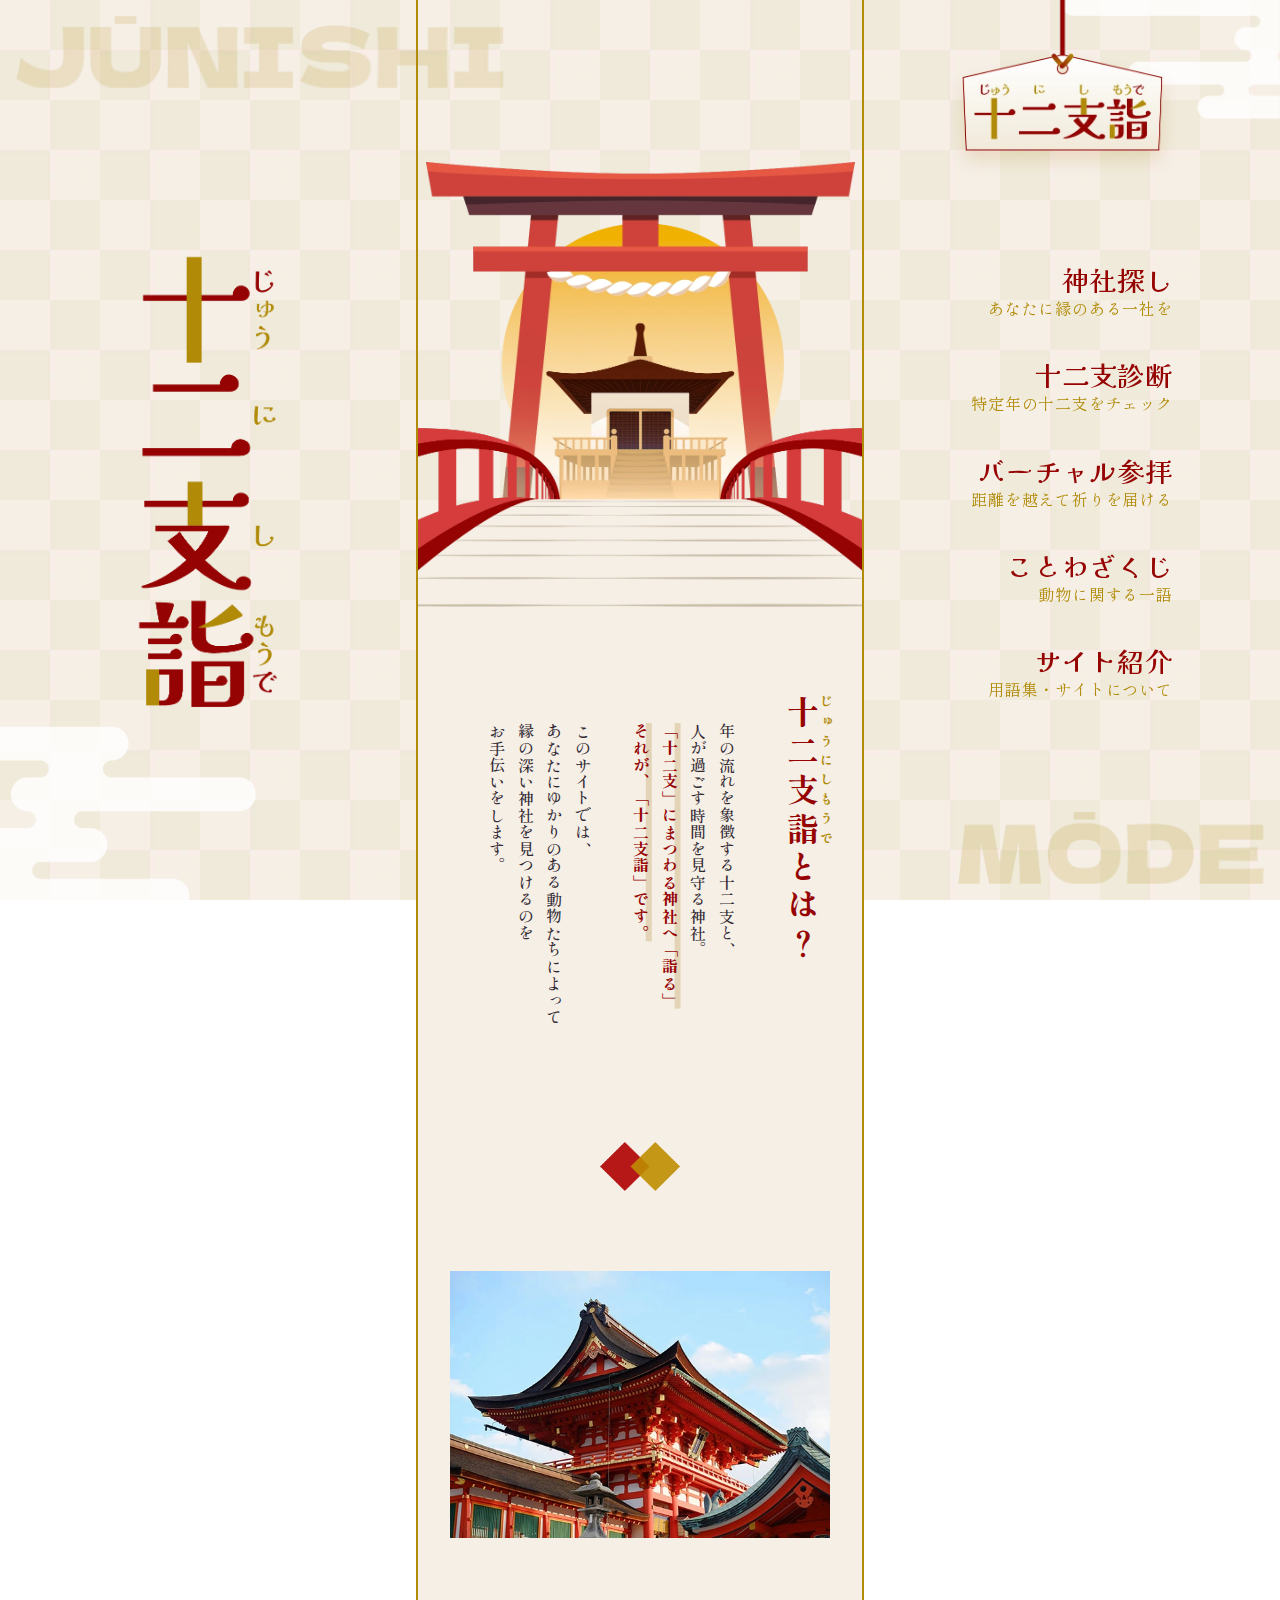
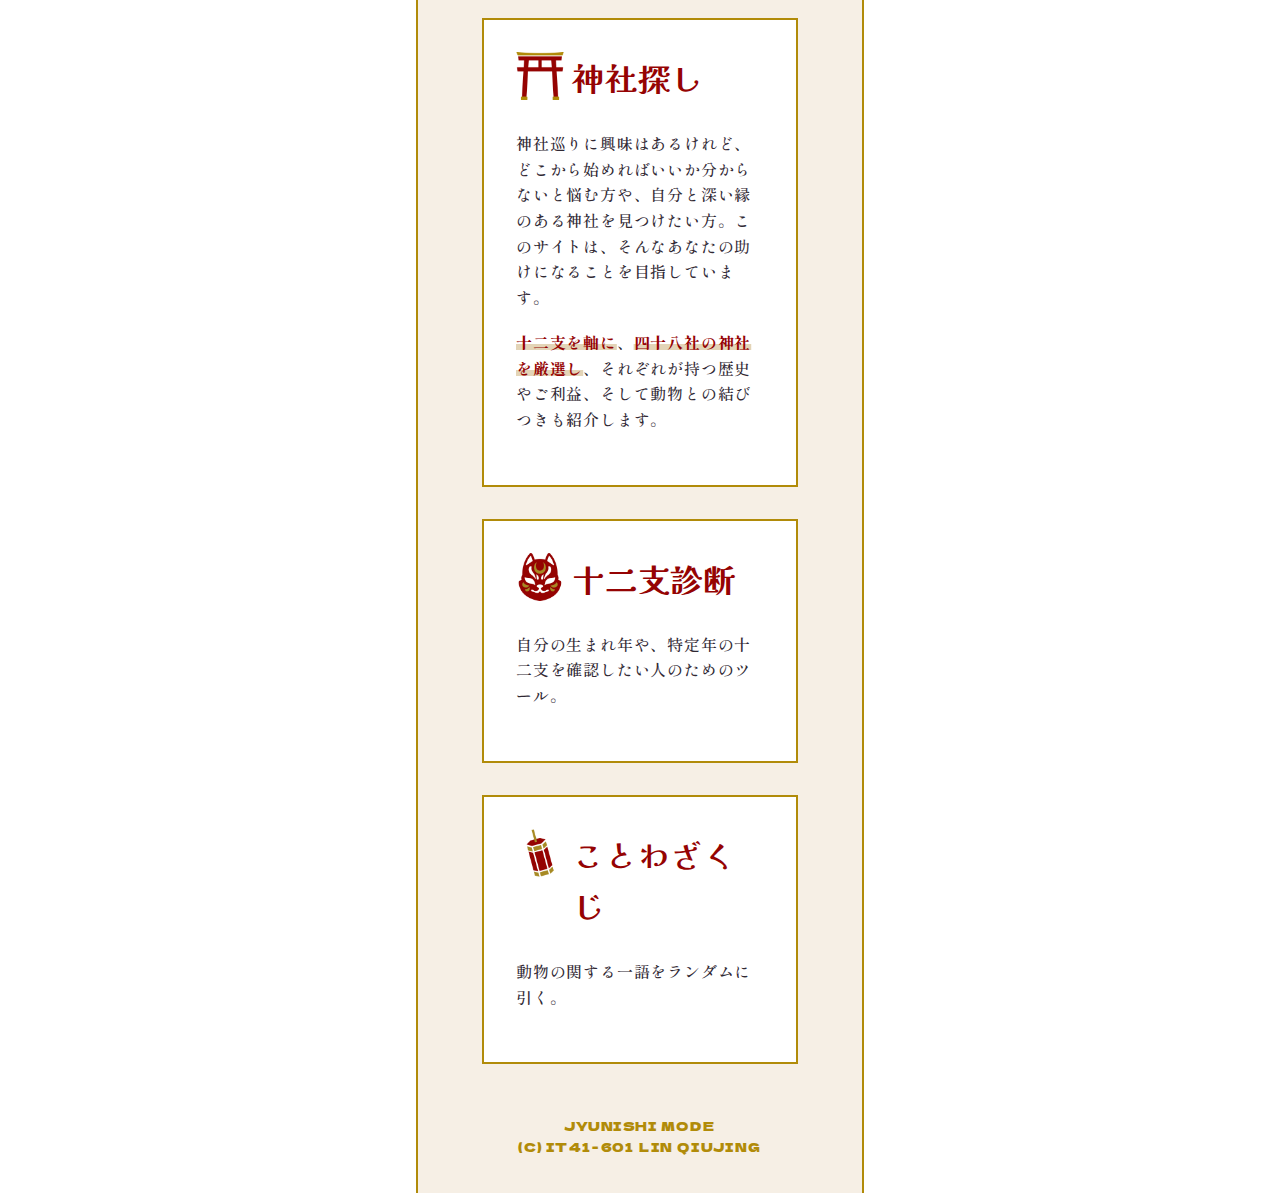
<file: index.html>
<!DOCTYPE html>
<html lang="ja">

<head>
    <meta charset="UTF-8">
    <meta name="keywords" content="十二支詣, 十二支にまつわる神社探し, 十二支, 神社, 動物">
    <meta name="description" content="「十二支詣」──十二支にまつわる神社探し">
    <title>十二支詣</title>
    <style>
        @import url('https://fonts.googleapis.com/css2?family=Dela+Gothic+One&family=Kosugi+Maru&family=Noto+Sans+JP:wght@100..900&family=Shippori+Mincho:wght@400;500;600;700;800&display=swap&family=Kaisei+Decol:wght@400;500;700');
    </style>
    <link rel="stylesheet" href="css/style.css">
    <link rel="icon" href="images/favicon.webp">
</head>

<body class="page-index">
    <div class="en1">
        <img src="images/en1.webp">
    </div>
    <div class="en2">
        <img src="images/en2.webp">
    </div>
    <div class="cloud1">
        <img src="images/cloud1.webp">
    </div>
    <div class="cloud2">
        <img src="images/cloud2.webp">
    </div>

    <div class="logo">
        <a href="index.html">
            <img src="images/nav-top.webp" alt="トップ">
        </a>
    </div>

    <div class="body-wrapper">
        <div class="left-column">
            <div class="page-title">
                <img src="images/logo-v.webp" alt="十二支詣">
            </div>
        </div><!--/.left-column-->

        <div class="center-column">
            <div class="main-area">
                <div class="top-visual">
                    <img src="images/top-visual.webp">
                </div>
                <main class="index">
                    <div class="index-p1 vertical">
                        <h1><ruby>十二支詣<rt>じゅうにしもうで</rt></ruby>とは？</h1>
                        <p>年の流れを象徴する十二支と、
                            <br />人が過ごす時間を見守る神社。
                            <br /><em>「十二支」にまつわる神社へ「詣る」</em>
                            <br /><em>それが、「十二支詣」です。</em>
                        </p>
                        <br />
                        <p>このサイトでは、
                            <br />あなたにゆかりのある動物たちによって
                            <br />縁の深い神社を見つけるのを
                            <br />お手伝いをします。
                        </p>
                    </div>

                    <div class="ruby-gold">
                        <img src="images/ruby-gold1.webp">
                    </div>

                    <div class="carousel">
                        <div class="carousel-track">
                            <img src="images/carousel/c1.webp">
                            <img src="images/carousel/c2.webp">
                            <img src="images/carousel/c3.webp">
                            <img src="images/carousel/c4.webp">
                            <img src="images/carousel/c5.webp">
                            
                            <img src="images/carousel/c1.webp">
                            <img src="images/carousel/c2.webp">
                            <img src="images/carousel/c3.webp">
                            <img src="images/carousel/c4.webp">
                            <img src="images/carousel/c5.webp">
                        </div>
                    </div>

                    <div class="index-func">
                        <div class="inline-wrapper">
                            <div class="h2-icon">
                                <img src="images/icon-torii.webp">
                            </div>
                            <h2><a href="jinjasagashi.html">神社探し</a></h2>
                        </div>
                        <p>神社巡りに興味はあるけれど、どこから始めればいいか分からないと悩む方や、自分と深い縁のある神社を見つけたい方。このサイトは、そんなあなたの助けになることを目指しています。</p>
                        <p><em>十二支を軸に</em>、<em>四十八社の神社を厳選し</em>、それぞれが持つ歴史やご利益、そして動物との結びつきも紹介します。</p>
                    </div>

                    <div class="index-func">
                        <div class="inline-wrapper">
                            <div class="h2-icon">
                                <img src="images/icon-jyunishi.webp">
                            </div>
                            <h2><a href="jyunishi.html">十二支診断</a></h2>
                        </div>
                        <p>自分の生まれ年や、特定年の十二支を確認したい人のためのツール。</p>
                    </div>

                    <div class="index-func">
                        <div class="inline-wrapper">
                            <div class="h2-icon">
                                <img src="images/icon-kuji.webp">
                            </div>
                            <h2><a href="kotowaza.html">ことわざくじ</a></h2>
                        </div>
                        <p>動物の関する一語をランダムに引く。</p>
                    </div>
                </main>
                <footer>
                    <p class="footer">JYUNISHI MODE<br />(C) IT41-601 LIN QIUJING</p>
                </footer>
            </div><!--/.main-area-->
        </div><!--/.center-column-->

        <div class="right-column">
            <div class="nav-area">
                <nav class="nav-area-items">
                    <ul>
                        <li><a href="jinjasagashi.html">神社探し</a>
                            <br /><span class="nav-small">あなたに縁のある一社を</span>
                        </li>
                        <li><a href="jyunishi.html">十二支診断</a>
                            <br /><span class="nav-small">特定年の十二支をチェック</span>
                        </li>
                        <li><a href="#">バーチャル参拝</a>
                            <br /><span class="nav-small">距離を越えて祈りを届ける</span>
                        </li>
                        <li><a href="kotowaza.html">ことわざくじ</a>
                            <br /><span class="nav-small">動物に関する一語</span>
                        </li>
                        <li><a href="about.html">サイト紹介</a>
                            <br /><span class="nav-small">用語集・サイトについて</span>
                        </li>
                    </ul>
                </nav>
            </div>
        </div><!--/.right-column-->
    </div><!--/.body-wrapper-->

</body>

</html>
</file>
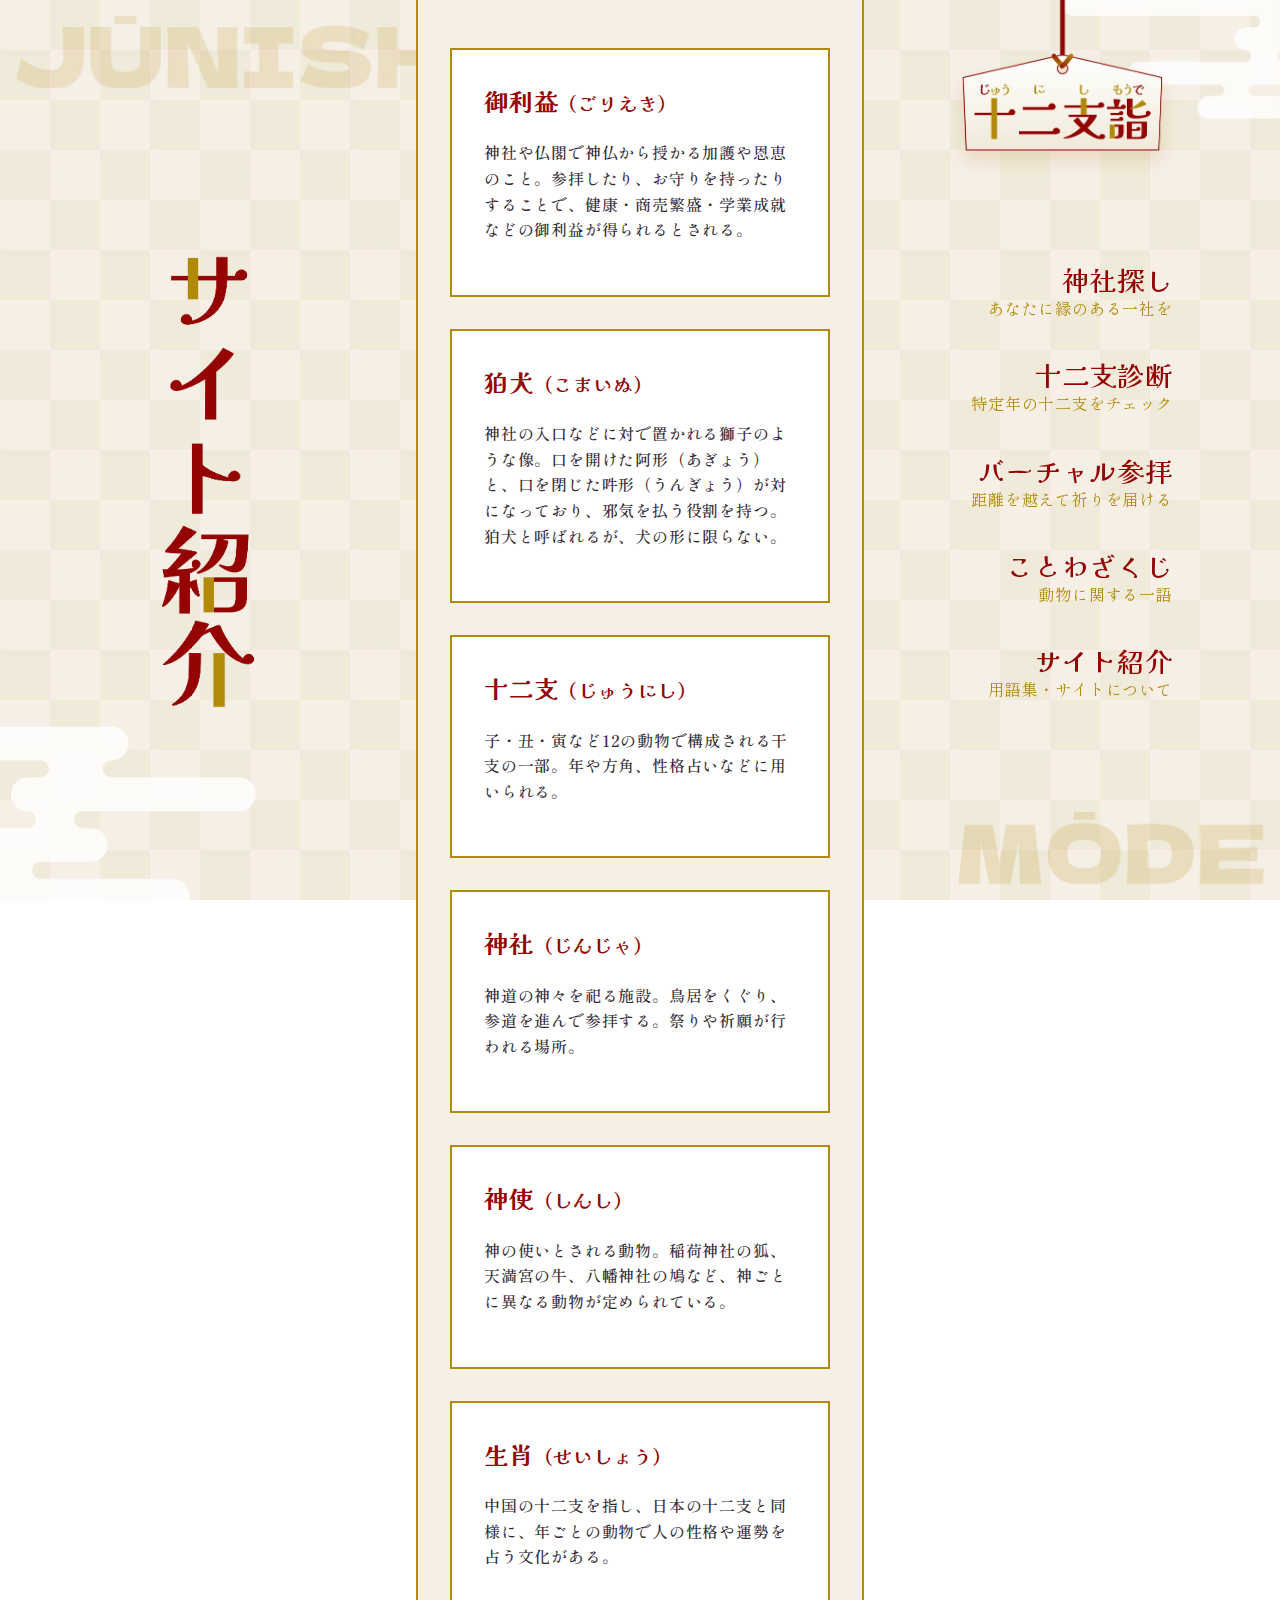
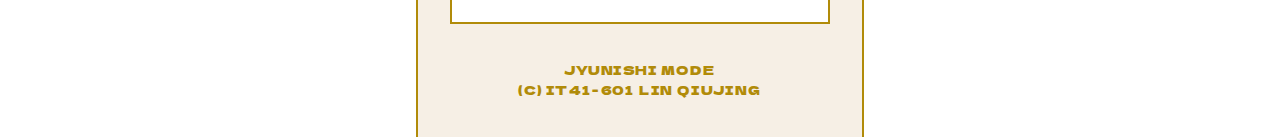
<file: about.html>
<!DOCTYPE html>
<html lang="ja">

<head>
    <meta charset="UTF-8">
    <meta name="keywords" content="十二支詣, 十二支にまつわる神社探し, 十二支, 神社, 動物">
    <meta name="description" content="「十二支詣」──十二支にまつわる神社探し">
    <title>サイト紹介 | 十二支詣</title>
    <style>
        @import url('https://fonts.googleapis.com/css2?family=Dela+Gothic+One&family=Kosugi+Maru&family=Noto+Sans+JP:wght@100..900&family=Shippori+Mincho:wght@400;500;600;700;800&display=swap&family=Kaisei+Decol:wght@400;500;700');
    </style>
    <link rel="stylesheet" href="css/style.css">
    <link rel="icon" href="images/favicon.webp">
</head>

<body>
    <div class="en1">
        <img src="images/en1.webp">
    </div>
    <div class="en2">
        <img src="images/en2.webp">
    </div>
    <div class="cloud1">
        <img src="images/cloud1.webp">
    </div>
    <div class="cloud2">
        <img src="images/cloud2.webp">
    </div>

    <div class="logo">
        <a href="index.html">
            <img src="images/nav-top.webp" alt="トップ">
        </a>
    </div>

    <div class="body-wrapper">
        <div class="left-column">
            <div class="page-title">
                <img src="images/title-about.webp" alt="十二支詣">
            </div>
        </div><!--/.left-column-->

        <div class="center-column">
            <div class="main-area">
                <main class="about">
                    <div class="index-func">
                        <h3>御利益<small>（ごりえき）</small></h2>
                            <p>神社や仏閣で神仏から授かる加護や恩恵のこと。参拝したり、お守りを持ったりすることで、健康・商売繁盛・学業成就などの御利益が得られるとされる。</p>
                    </div>
                    <div class="index-func">
                        <h3>狛犬<small>（こまいぬ）</small></h2>
                            <p>神社の入口などに対で置かれる獅子のような像。口を開けた阿形（あぎょう）と、口を閉じた吽形（うんぎょう）が対になっており、邪気を払う役割を持つ。
                                <br/>狛犬と呼ばれるが、犬の形に限らない。
                            </p>
                    </div>

                    <div class="index-func">
                        <h3>十二支<small>（じゅうにし）</small></h2>
                            <p>子・丑・寅など12の動物で構成される干支の一部。年や方角、性格占いなどに用いられる。</p>
                    </div>

                    <div class="index-func">
                        <h3>神社<small>（じんじゃ）</small></h2>
                            <p>神道の神々を祀る施設。鳥居をくぐり、参道を進んで参拝する。祭りや祈願が行われる場所。</p>
                    </div>

                    <div class="index-func">
                        <h3>神使<small>（しんし）</small></h2>
                            <p>神の使いとされる動物。稲荷神社の狐、天満宮の牛、八幡神社の鳩など、神ごとに異なる動物が定められている。</p>
                    </div>

                    <div class="index-func">
                        <h3>生肖<small>（せいしょう）</small></h2>
                            <p>中国の十二支を指し、日本の十二支と同様に、年ごとの動物で人の性格や運勢を占う文化がある。</p>
                    </div>
                </main>
                <footer>
                    <p class="footer">JYUNISHI MODE<br />(C) IT41-601 LIN QIUJING</p>
                </footer>
            </div><!--/.main-area-->
        </div><!--/.center-column-->

        <div class="right-column">
            <div class="nav-area">
                <nav class="nav-area-items">
                    <ul>
                        <li><a href="jinjasagashi.html">神社探し</a>
                            <br /><span class="nav-small">あなたに縁のある一社を</span>
                        </li>
                        <li><a href="jyunishi.html">十二支診断</a>
                            <br /><span class="nav-small">特定年の十二支をチェック</span>
                        </li>
                        <li><a href="#">バーチャル参拝</a>
                            <br /><span class="nav-small">距離を越えて祈りを届ける</span>
                        </li>
                        <li><a href="kotowaza.html">ことわざくじ</a>
                            <br /><span class="nav-small">動物に関する一語</span>
                        </li>
                        <li><a href="about.html">サイト紹介</a>
                            <br /><span class="nav-small">用語集・サイトについて</span>
                        </li>
                    </ul>
                </nav>
            </div>
        </div><!--/.right-column-->
    </div><!--/.body-wrapper-->

</body>

</html>
</file>
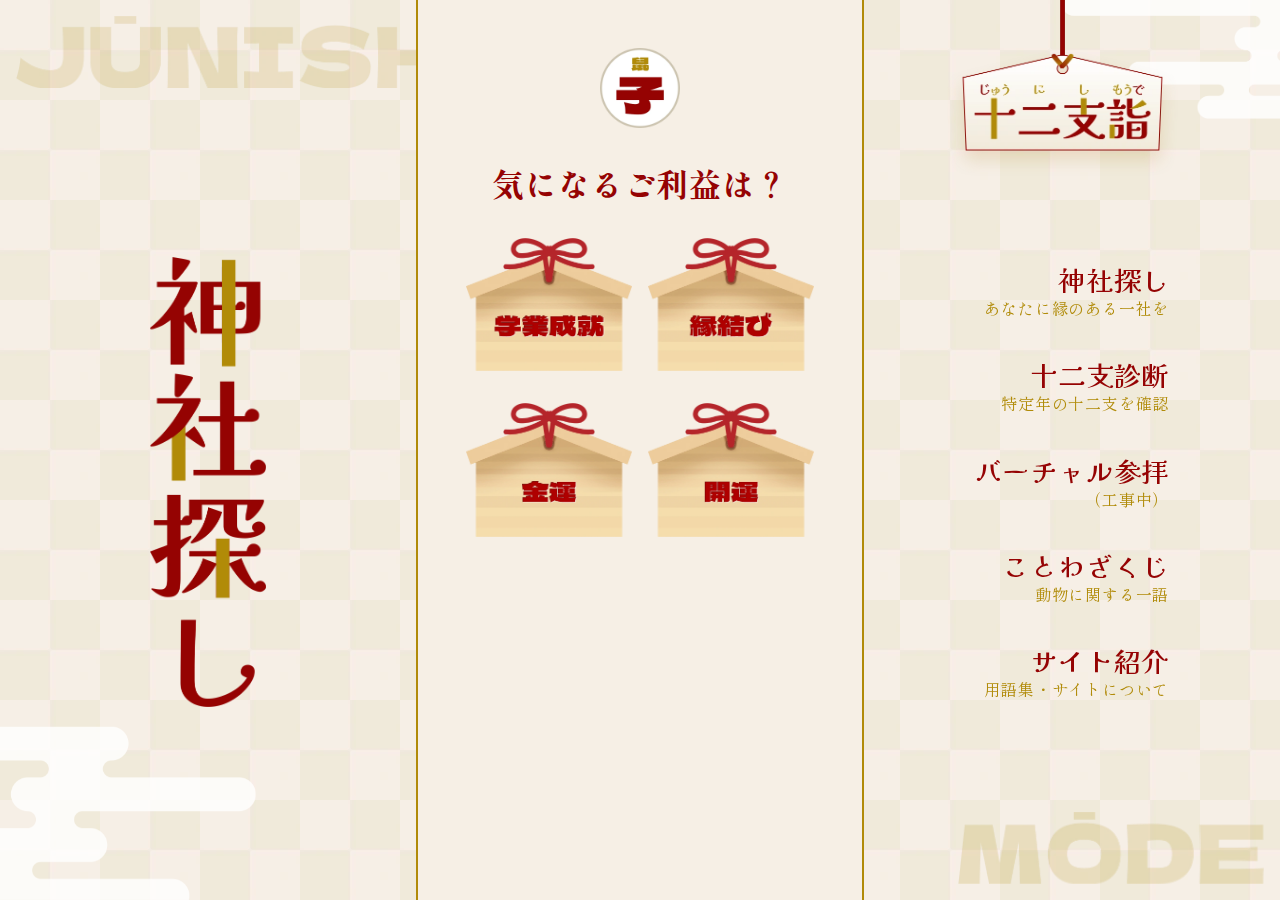
<file: blessings.html>
<!DOCTYPE html>
<html lang="ja">

<head>
    <meta charset="UTF-8">
    <meta name="keywords" content="十二支詣, 十二支にまつわる神社探し, 十二支, 神社, 動物">
    <meta name="description" content="「十二支詣」──十二支にまつわる神社探し">
    <title>神社探し | 十二支詣</title>
    <style>
        @import url('https://fonts.googleapis.com/css2?family=Dela+Gothic+One&family=Kosugi+Maru&family=Noto+Sans+JP:wght@100..900&family=Shippori+Mincho:wght@400;500;600;700;800&display=swap&family=Kaisei+Decol:wght@400;500;700');
    </style>
    <link rel="stylesheet" href="css/style.css">
    <link rel="icon" href="images/favicon.webp">
</head>

<body class="page-blessings">
    <!-- Existing decorative elements -->
    <div class="en1">
        <img src="images/en1.webp">
    </div>
    <div class="en2">
        <img src="images/en2.webp">
    </div>
    <div class="cloud1">
        <img src="images/cloud1.webp">
    </div>
    <div class="cloud2">
        <img src="images/cloud2.webp">
    </div>

    <div class="logo">
        <a href="index.html">
            <img src="images/nav-top.webp" alt="トップ">
        </a>
    </div>

    <div class="body-wrapper">
        <div class="left-column">
            <div class="page-title">
                <img src="images/title-jinjasagashi.webp">
            </div>
        </div><!--/.left-column-->

        <div class="center-column">
            <main class="whole">
                <div class="page-icon">
                    <img src="images/zodiacA1.webp">
                </div>
                <h1 class="jinjasagashi">気になるご利益は？</h1>
                <div class=" select-step2 justify-wrapper">
                    <div class="select-step2-item">
                        <a href="jinja1.html">
                            <img src="images/blessing7.webp" alt="学業成就">
                        </a>
                    </div>
                    <div class="select-step2-item">
                        <a href="jinja2.html">
                            <img src="images/blessing4.webp" alt="縁結び">
                        </a>
                    </div>
                    <div class="select-step2-item">
                        <a href="jinja3.html">
                            <img src="images/blessing1.webp" alt="金運">
                        </a>
                    </div>
                    <div class="select-step2-item">
                        <a href="jinja4.html">
                            <img src="images/blessing12.webp" alt="開運">
                        </a>
                    </div>
                </div><!--/.step2-->
            </main>
        </div><!--/.center-column-->

        <div class="right-column">
            <div class="nav-area">
                <nav class="nav-area-items">
                    <ul>
                        <li><a href="jinjasagashi.html">神社探し</a>
                            <br /><span class="nav-small">あなたに縁のある一社を</span>
                        </li>
                        <li><a href="jyunishi.html">十二支診断</a>
                            <br /><span class="nav-small">特定年の十二支を確認</span>
                        </li>
                        <li><a href="#">バーチャル参拝</a>
                            <br /><span class="nav-small">（工事中）</span>
                        </li>
                        <li><a href="kotowaza.html">ことわざくじ</a>
                            <br /><span class="nav-small">動物に関する一語</span>
                        </li>
                        <li><a href="about.html">サイト紹介</a>
                            <br /><span class="nav-small">用語集・サイトについて</span>
                        </li>
                    </ul>
                </nav>
            </div><!--/.nav-area-->
        </div><!--/.right-column-->
    </div><!--/.body-wrapper-->

</body>

</html>
</file>
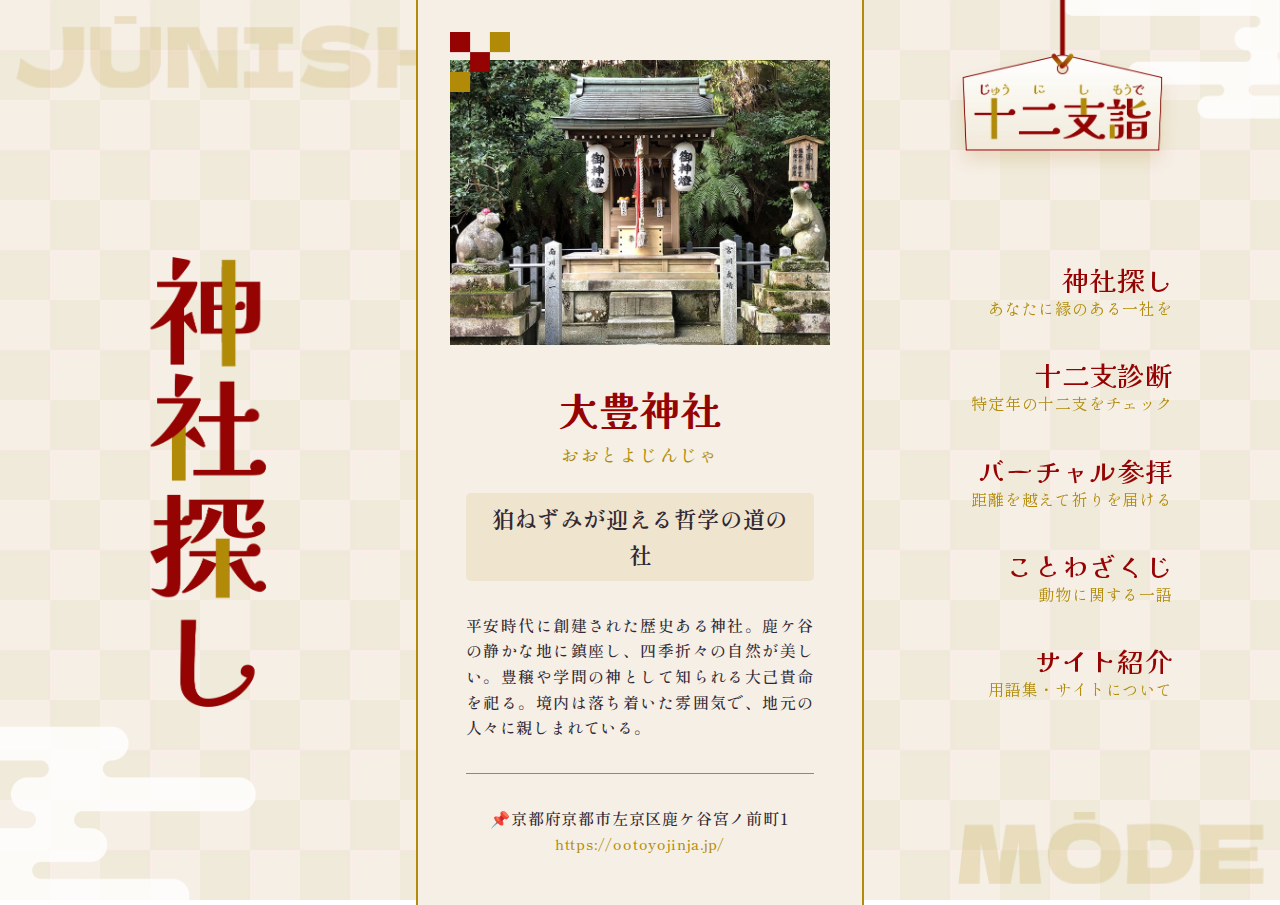
<file: jinja1.html>
<!DOCTYPE html>
<html lang="ja">

<head>
    <meta charset="UTF-8">
    <meta name="keywords" content="十二支詣, 十二支にまつわる神社探し, 十二支, 神社, 動物">
    <meta name="description" content="「十二支詣」──十二支にまつわる神社探し">
    <title id="pageTitle"> | 十二支詣</title>
    <style>
        @import url('https://fonts.googleapis.com/css2?family=Dela+Gothic+One&family=Kosugi+Maru&family=Noto+Sans+JP:wght@100..900&family=Shippori+Mincho:wght@400;500;600;700;800&display=swap&family=Kaisei+Decol:wght@400;500;700');
    </style>
    <link rel="stylesheet" href="css/style.css">
    <link rel="icon" href="images/favicon.webp">
</head>

<body class="page-jinja">
    <!-- Existing decorative elements -->
    <div class="en1"><img src="images/en1.webp"></div>
    <div class="en2"><img src="images/en2.webp"></div>
    <div class="cloud1"><img src="images/cloud1.webp"></div>
    <div class="cloud2"><img src="images/cloud2.webp"></div>
    <div class="logo"><a href="index.html"><img src="images/nav-top.webp" alt="トップ"></a></div>

    <div class="body-wrapper">
        <div class="left-column">
            <div class="page-title">
                <img src="images/title-jinjasagashi.webp">
            </div>
        </div>

        <div class="center-column">
            <div class="main-area">
                <main class="index">
                    <div class="deco"><img src="images/deco.webp"></div>
                    <div class="spot-image">
                        <img id="spotImage" src="" alt="">
                    </div>
                    <div class="spot-info">
                        <div class="spot-name-items">
                            <h1 id="spotId" class="spot-id"></h1>
                            <p id="spotHiragana" class="spot-hiragana"></p>
                        </div>
                        <div id="spotCatch" class="spot-catch"></div>
                        <div id="spotDesc" class="spot-desc"></div>
                        <hr />
                        <div id="addr" class="addr"></div>
                        <div class="spot-site">
                            <a id="spotSiteLink" href="" target="_blank" rel="noopener noreferrer"></a>
                        </div>
                    </div>
                </main>
            </div>
        </div>

        <div class="right-column">
            <div class="nav-area">
                <nav class="nav-area-items">
                    <ul>
                        <li><a href="jinjasagashi.html">神社探し</a>
                            <br /><span class="nav-small">あなたに縁のある一社を</span>
                        </li>
                        <li><a href="jyunishi.html">十二支診断</a>
                            <br /><span class="nav-small">特定年の十二支をチェック</span>
                        </li>
                        <li><a href="#">バーチャル参拝</a>
                            <br /><span class="nav-small">距離を越えて祈りを届ける</span>
                        </li>
                        <li><a href="kotowaza.html">ことわざくじ</a>
                            <br /><span class="nav-small">動物に関する一語</span>
                        </li>
                        <li><a href="about.html">サイト紹介</a>
                            <br /><span class="nav-small">用語集・サイトについて</span>
                        </li>
                    </ul>
                </nav>
            </div>
        </div>
    </div>

    <script src="js/shrines.js"></script>
    <script src="js/loadShrine.js"></script>
</body>

</html>
</file>
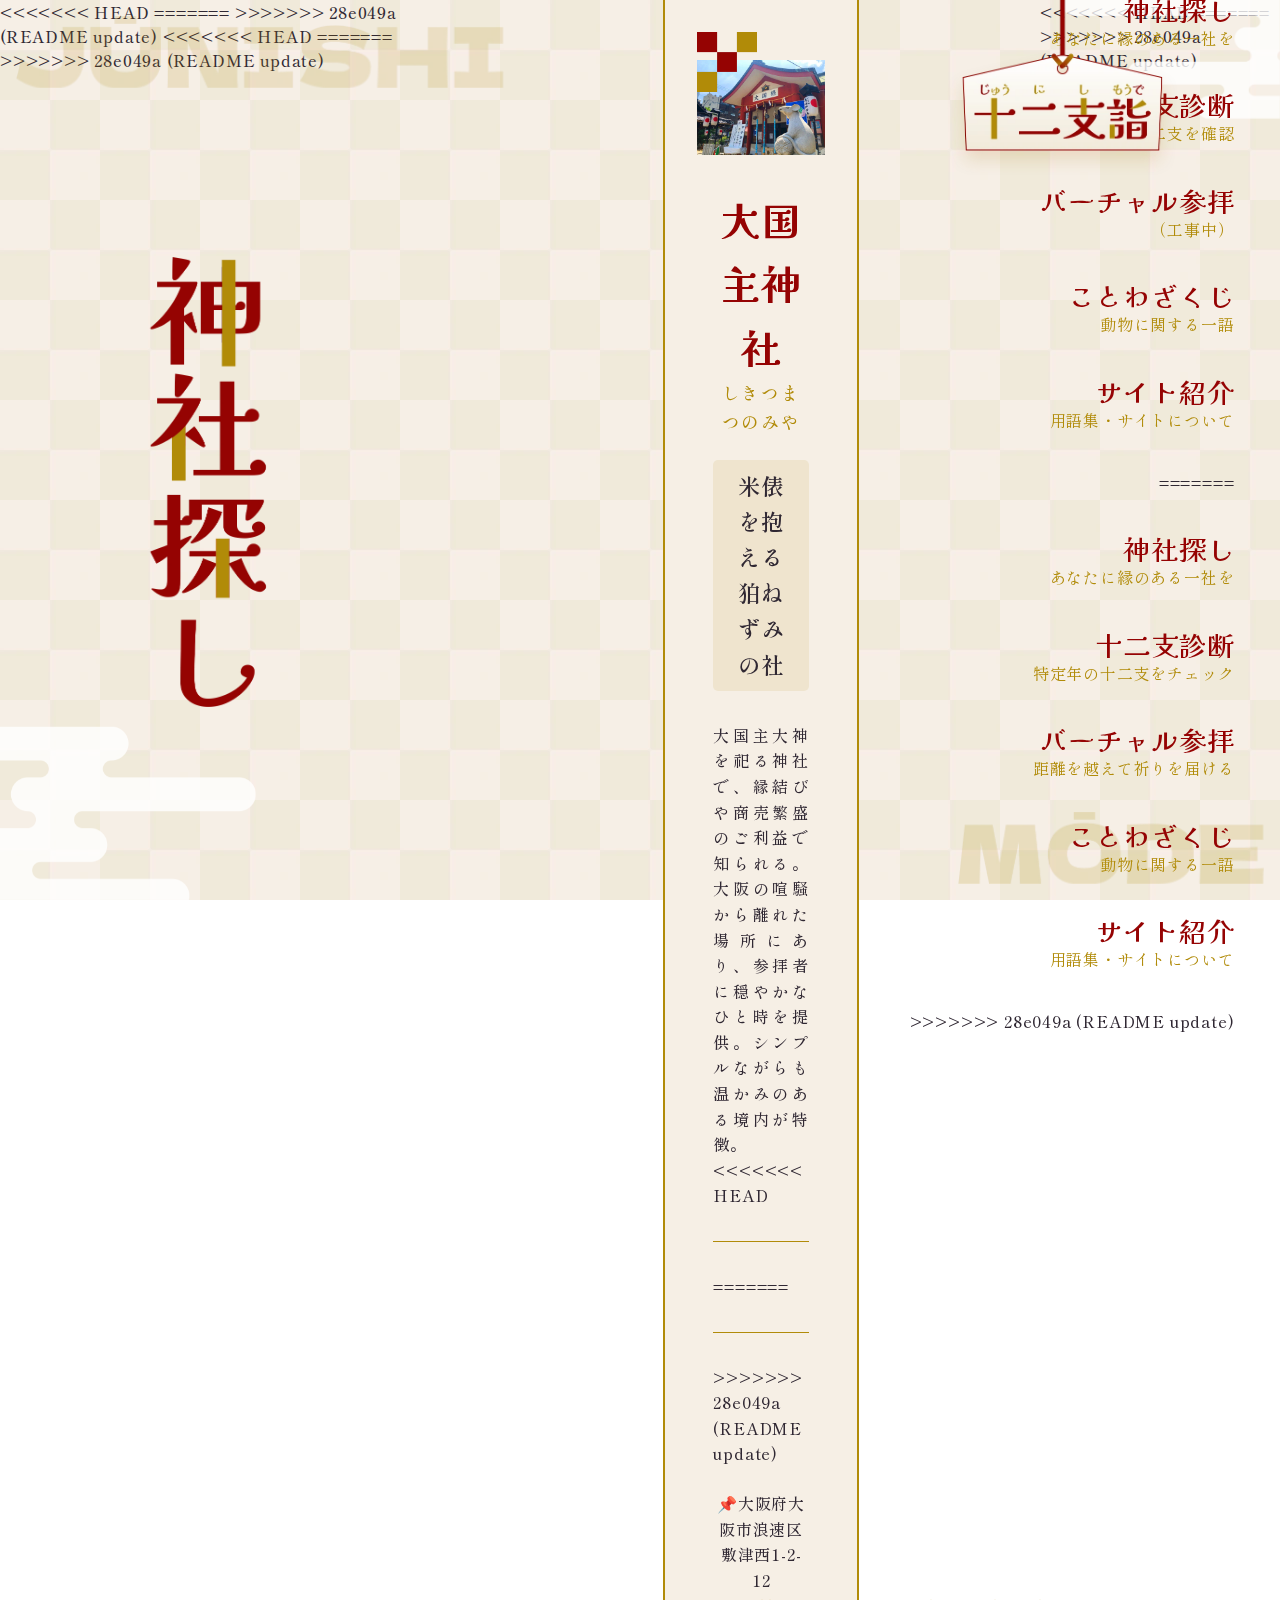
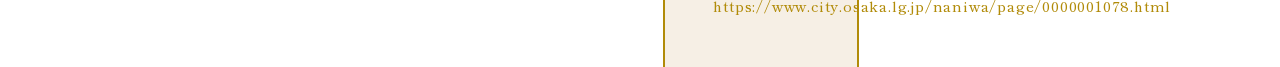
<file: jinja3.html>
<!DOCTYPE html>
<html lang="ja">
<<<<<<< HEAD
=======

>>>>>>> 28e049a (README update)
<head>
    <meta charset="UTF-8">
    <meta name="keywords" content="十二支詣, 十二支にまつわる神社探し, 十二支, 神社, 動物">
    <meta name="description" content="「十二支詣」──十二支にまつわる神社探し">
    <title id="pageTitle"> | 十二支詣</title>
    <style>
        @import url('https://fonts.googleapis.com/css2?family=Dela+Gothic+One&family=Kosugi+Maru&family=Noto+Sans+JP:wght@100..900&family=Shippori+Mincho:wght@400;500;600;700;800&display=swap&family=Kaisei+Decol:wght@400;500;700');
    </style>
    <link rel="stylesheet" href="css/style.css">
    <link rel="icon" href="images/favicon.webp">
</head>
<<<<<<< HEAD
=======

>>>>>>> 28e049a (README update)
<body>
    <!-- Existing decorative elements -->
    <div class="en1"><img src="images/en1.webp"></div>
    <div class="en2"><img src="images/en2.webp"></div>
    <div class="cloud1"><img src="images/cloud1.webp"></div>
    <div class="cloud2"><img src="images/cloud2.webp"></div>
    <div class="logo"><a href="index.html"><img src="images/nav-top.webp" alt="トップ"></a></div>

    <div class="body-wrapper">
        <div class="left-column">
            <div class="page-title">
                <img src="images/title-jinjasagashi.webp">
            </div>
        </div>

        <div class="center-column">
            <div class="main-area">
                <main class="index">
                    <div class="deco"><img src="images/deco.webp"></div>
                    <div class="spot-image">
                        <img id="spotImage" src="" alt="">
                    </div>
                    <div class="spot-info">
                        <div class="spot-name-items">
                            <h1 id="spotId" class="spot-id"></h1>
                            <p id="spotHiragana" class="spot-hiragana"></p>
                        </div>
                        <div id="spotCatch" class="spot-catch"></div>
                        <div id="spotDesc" class="spot-desc"></div>
<<<<<<< HEAD
                        <hr/>
=======
                        <hr />
>>>>>>> 28e049a (README update)
                        <div id="addr" class="addr"></div>
                        <div class="spot-site">
                            <a id="spotSiteLink" href="" target="_blank" rel="noopener noreferrer"></a>
                        </div>
                    </div>
                </main>
            </div>
        </div>

        <div class="right-column">
            <div class="nav-area">
                <nav class="nav-area-items">
                    <ul>
<<<<<<< HEAD
                        <li><a href="jinjasagashi.html">神社探し</a><br /><span class="nav-small">あなたに縁のある一社を</span></li>
                        <li><a href="jyunishi.html">十二支診断</a><br /><span class="nav-small">特定年の十二支を確認</span></li>
                        <li><a href="#">バーチャル参拝</a><br /><span class="nav-small">（工事中）</span></li>
                        <li><a href="#">ことわざくじ</a><br /><span class="nav-small">動物に関する一語</span></li>
                        <li><a href="about.html">サイト紹介</a><br /><span class="nav-small">用語集・サイトについて</span></li>
=======
                        <li><a href="jinjasagashi.html">神社探し</a>
                            <br /><span class="nav-small">あなたに縁のある一社を</span>
                        </li>
                        <li><a href="jyunishi.html">十二支診断</a>
                            <br /><span class="nav-small">特定年の十二支をチェック</span>
                        </li>
                        <li><a href="#">バーチャル参拝</a>
                            <br /><span class="nav-small">距離を越えて祈りを届ける</span>
                        </li>
                        <li><a href="kotowaza.html">ことわざくじ</a>
                            <br /><span class="nav-small">動物に関する一語</span>
                        </li>
                        <li><a href="about.html">サイト紹介</a>
                            <br /><span class="nav-small">用語集・サイトについて</span>
                        </li>
>>>>>>> 28e049a (README update)
                    </ul>
                </nav>
            </div>
        </div>
    </div>

    <script src="js/shrines.js"></script>
    <script src="js/loadShrine.js"></script>
</body>
<<<<<<< HEAD
=======

>>>>>>> 28e049a (README update)
</html>
</file>
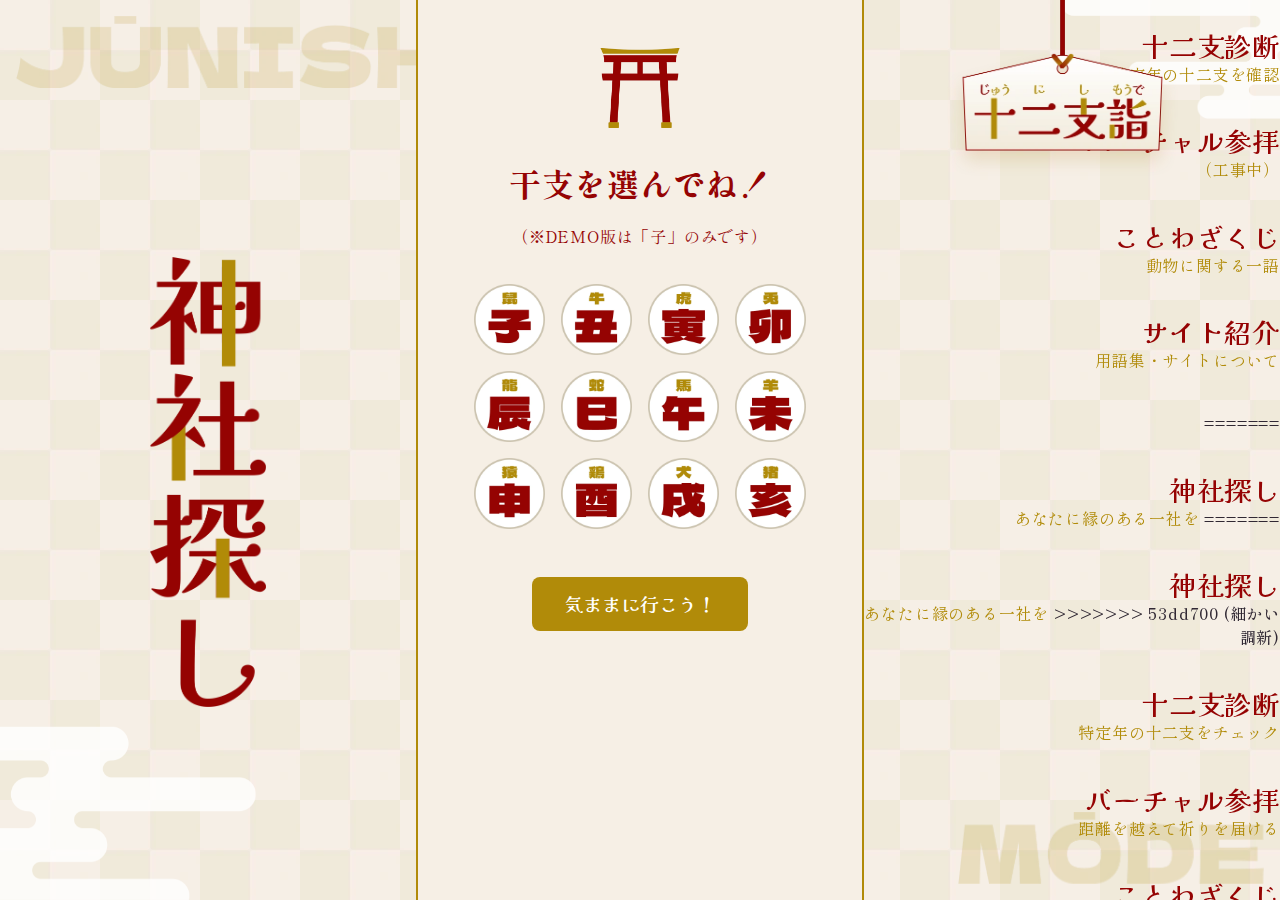
<file: jinjasagashi.html>
<!doctype html>
<html lang="ja">

<head>
    <meta charset="UTF-8" />
    <meta name="keywords" content="十二支詣, 十二支にまつわる神社探し, 十二支, 神社, 動物" />
    <meta name="description" content="「十二支詣」──十二支にまつわる神社探し" />
    <title>神社探し | 十二支詣</title>
    <style>
        @import url("https://fonts.googleapis.com/css2?family=Dela+Gothic+One&family=Kosugi+Maru&family=Noto+Sans+JP:wght@100..900&family=Shippori+Mincho:wght@400;500;600;700;800&display=swap&family=Kaisei+Decol:wght@400;500;700");
    </style>
    <link rel="stylesheet" href="css/style.css" />
    <link rel="icon" href="images/favicon.webp" />
</head>

<body>
    <div class="en1"><img src="images/en1.webp" /></div>
    <div class="en2"><img src="images/en2.webp" /></div>
    <div class="cloud1"><img src="images/cloud1.webp" /></div>
    <div class="cloud2"><img src="images/cloud2.webp" /></div>
    <div class="logo">
        <a href="index.html"><img src="images/nav-top.webp" alt="トップ" /></a>
    </div>

    <div class="body-wrapper">
        <div class="left-column">
            <div class="page-title">
                <img src="images/title-jinjasagashi.webp" />
            </div>
        </div>

        <div class="center-column">
            <main class="whole">
                <div class="page-icon">
                    <img src="images/icon-torii.webp" alt="" />
                </div>

                <h1 class="jinjasagashi">干支を選んでね！<br/>
                    <span class="demonote"">（※DEMO版は「子」のみです）</span>
                </h1>

                <div class="select-step1 justify-wrapper">
                    <div class="select-step1-item">
                        <a href="jinjasagashi1.html">
                            <div class="zodiac-box">
                                <img src="images/zodiacA1.webp" alt="子" />
                            </div>
                        </a>
                    </div>

                    <div class="select-step1-item">
                        <a href="#">
                            <div class="zodiac-box">
                                <img src="images/zodiacA2.webp" alt="丑" />
                            </div>
                        </a>
                    </div>

                    <div class="select-step1-item">
                        <a href="#">
                            <div class="zodiac-box">
                                <img src="images/zodiacA3.webp" alt="寅" />
                            </div>
                        </a>
                    </div>

                    <div class="select-step1-item">
                        <a href="#">
                            <div class="zodiac-box">
                                <img src="images/zodiacA4.webp" alt="卯" />
                            </div>
                        </a>
                    </div>

                    <div class="select-step1-item">
                        <a href="#">
                            <div class="zodiac-box">
                                <img src="images/zodiacA5.webp" alt="辰" />
                            </div>
                        </a>
                    </div>

                    <div class="select-step1-item">
                        <a href="#">
                            <div class="zodiac-box">
                                <img src="images/zodiacA6.webp" alt="巳" />
                            </div>
                        </a>
                    </div>

                    <div class="select-step1-item">
                        <a href="#">
                            <div class="zodiac-box">
                                <img src="images/zodiacA7.webp" alt="午" />
                            </div>
                        </a>
                    </div>

                    <div class="select-step1-item">
                        <a href="#">
                            <div class="zodiac-box">
                                <img src="images/zodiacA8.webp" alt="未" />
                            </div>
                        </a>
                    </div>

                    <div class="select-step1-item">
                        <a href="#">
                            <div class="zodiac-box">
                                <img src="images/zodiacA9.webp" alt="申" />
                            </div>
                        </a>
                    </div>

                    <div class="select-step1-item">
                        <a href="#">
                            <div class="zodiac-box">
                                <img src="images/zodiacA10.webp" alt="酉" />
                            </div>
                        </a>
                    </div>

                    <div class="select-step1-item">
                        <a href="#">
                            <div class="zodiac-box">
                                <img src="images/zodiacA11.webp" alt="戌" />
                            </div>
                        </a>
                    </div>

                    <div class="select-step1-item">
                        <a href="#">
                            <div class="zodiac-box">
                                <img src="images/zodiacA12.webp" alt="亥" />
                            </div>
                        </a>
                    </div>
                </div>
                <!-- /.select-step1 -->

                <button id="randomShrineBtn" class="random-btn">
                    気ままに行こう！
                </button>
            </main>
        </div>

        <div class="right-column">
            <div class="nav-area">
                <nav class="nav-area-items">
                    <ul>
<<<<<<< HEAD
<<<<<<< HEAD
                        <li><a href="jinjasagashi.html">神社探し</a><br /><span class="nav-small">あなたに縁のある一社を</span></li>
                        <li><a href="jyunishi.html">十二支診断</a><br /><span class="nav-small">特定年の十二支を確認</span></li>
                        <li><a href="#">バーチャル参拝</a><br /><span class="nav-small">（工事中）</span></li>
                        <li><a href="kotowaza.html">ことわざくじ</a><br /><span class="nav-small">動物に関する一語</span></li>
                        <li><a href="about.html">サイト紹介</a><br /><span class="nav-small">用語集・サイトについて</span></li>
=======
                        <li><a href="jinjasagashi.html">神社探し</a>
                            <br /><span class="nav-small">あなたに縁のある一社を</span>
=======
                        <li>
                            <a href="jinjasagashi.html">神社探し</a> <br /><span class="nav-small">あなたに縁のある一社を</span>
>>>>>>> 53dd700 (細かい調新)
                        </li>
                        <li>
                            <a href="jyunishi.html">十二支診断</a> <br /><span class="nav-small">特定年の十二支をチェック</span>
                        </li>
                        <li>
                            <a href="#">バーチャル参拝</a> <br /><span class="nav-small">距離を越えて祈りを届ける</span>
                        </li>
                        <li>
                            <a href="kotowaza.html">ことわざくじ</a> <br /><span class="nav-small">動物に関する一語</span>
                        </li>
                        <li>
                            <a href="about.html">サイト紹介</a> <br /><span class="nav-small">用語集・サイトについて</span>
                        </li>
>>>>>>> 28e049a (README update)
                    </ul>
                </nav>
            </div>
        </div>
    </div>
    <script src="js/jinjasagashi.js"></script>
</body>

</html>
</file>
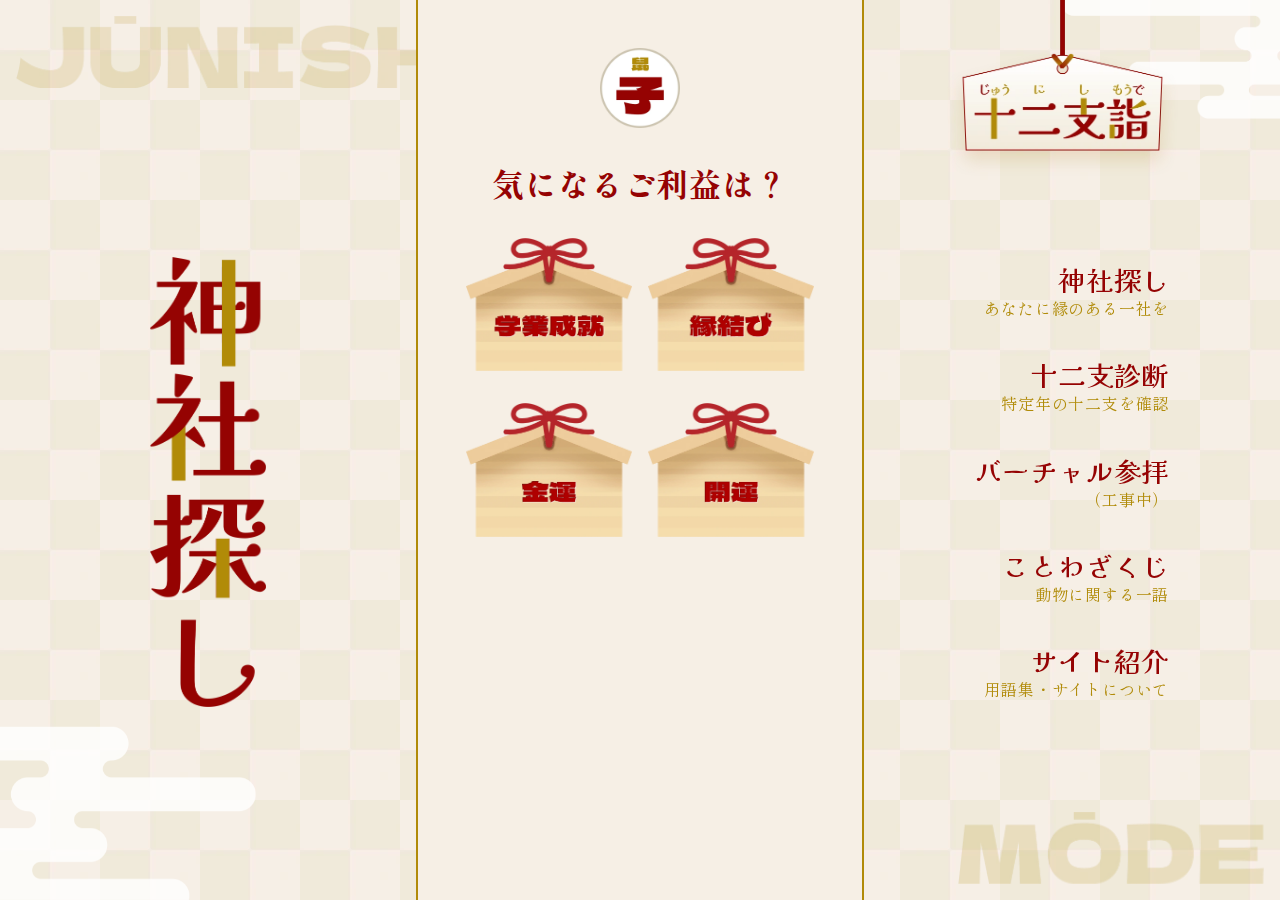
<file: jinjasagashi1.html>
<!DOCTYPE html>
<html lang="ja">

<head>
    <meta charset="UTF-8">
    <meta name="keywords" content="十二支詣, 十二支にまつわる神社探し, 十二支, 神社, 動物">
    <meta name="description" content="「十二支詣」──十二支にまつわる神社探し">
    <title>神社探し | 十二支詣</title>
    <style>
        @import url('https://fonts.googleapis.com/css2?family=Dela+Gothic+One&family=Kosugi+Maru&family=Noto+Sans+JP:wght@100..900&family=Shippori+Mincho:wght@400;500;600;700;800&display=swap&family=Kaisei+Decol:wght@400;500;700');
    </style>
    <link rel="stylesheet" href="css/style.css">
    <link rel="icon" href="images/favicon.webp">
</head>

<body>
    <div class="en1">
        <img src="images/en1.webp">
    </div>
    <div class="en2">
        <img src="images/en2.webp">
    </div>
    <div class="cloud1">
        <img src="images/cloud1.webp">
    </div>
    <div class="cloud2">
        <img src="images/cloud2.webp">
    </div>

    <div class="logo">
        <a href="index.html">
            <img src="images/nav-top.webp" alt="トップ">
        </a>
    </div>

    <div class="body-wrapper">
        <div class="left-column">
            <div class="page-title">
                <img src="images/title-jinjasagashi.webp">
            </div>
        </div><!--/.left-column-->

        <div class="center-column">
            <main class="whole">
                <div class="page-icon">
                    <img src="images/zodiacA1.webp">
                </div>
                <h1 class="jinjasagashi">気になるご利益は？</h1>
                <div class=" select-step2 justify-wrapper">
                    <div class="select-step2-item">
                        <a href="jinja1.html">
                            <img src="images/blessing7.webp" alt="学業成就">
                        </a>
                    </div>
                    <div class="select-step2-item">
                        <a href="jinja2.html">
                            <img src="images/blessing4.webp" alt="縁結び">
                        </a>
                    </div>
                    <div class="select-step2-item">
                        <a href="jinja3.html">
                            <img src="images/blessing1.webp" alt="金運">
                        </a>
                    </div>
                    <div class="select-step2-item">
                        <a href="jinja4.html">
                            <img src="images/blessing12.webp" alt="開運">
                        </a>
                    </div>
                </div><!--/.step2-->
            </main>
        </div><!--/.center-column-->

        <div class="right-column">
            <div class="nav-area">
                <nav class="nav-area-items">
                    <ul>
                        <li><a href="jinjasagashi.html">神社探し</a>
                            <br /><span class="nav-small">あなたに縁のある一社を</span>
                        </li>
                        <li><a href="jyunishi.html">十二支診断</a>
                            <br /><span class="nav-small">特定年の十二支を確認</span>
                        </li>
                        <li><a href="#">バーチャル参拝</a>
                            <br /><span class="nav-small">（工事中）</span>
                        </li>
                        <li><a href="kotowaza.html">ことわざくじ</a>
                            <br /><span class="nav-small">動物に関する一語</span>
                        </li>
                        <li><a href="about.html">サイト紹介</a>
                            <br /><span class="nav-small">用語集・サイトについて</span>
                        </li>
                    </ul>
                </nav>
            </div><!--/.nav-area-->
        </div><!--/.right-column-->
    </div><!--/.body-wrapper-->

</body>

</html>
</file>
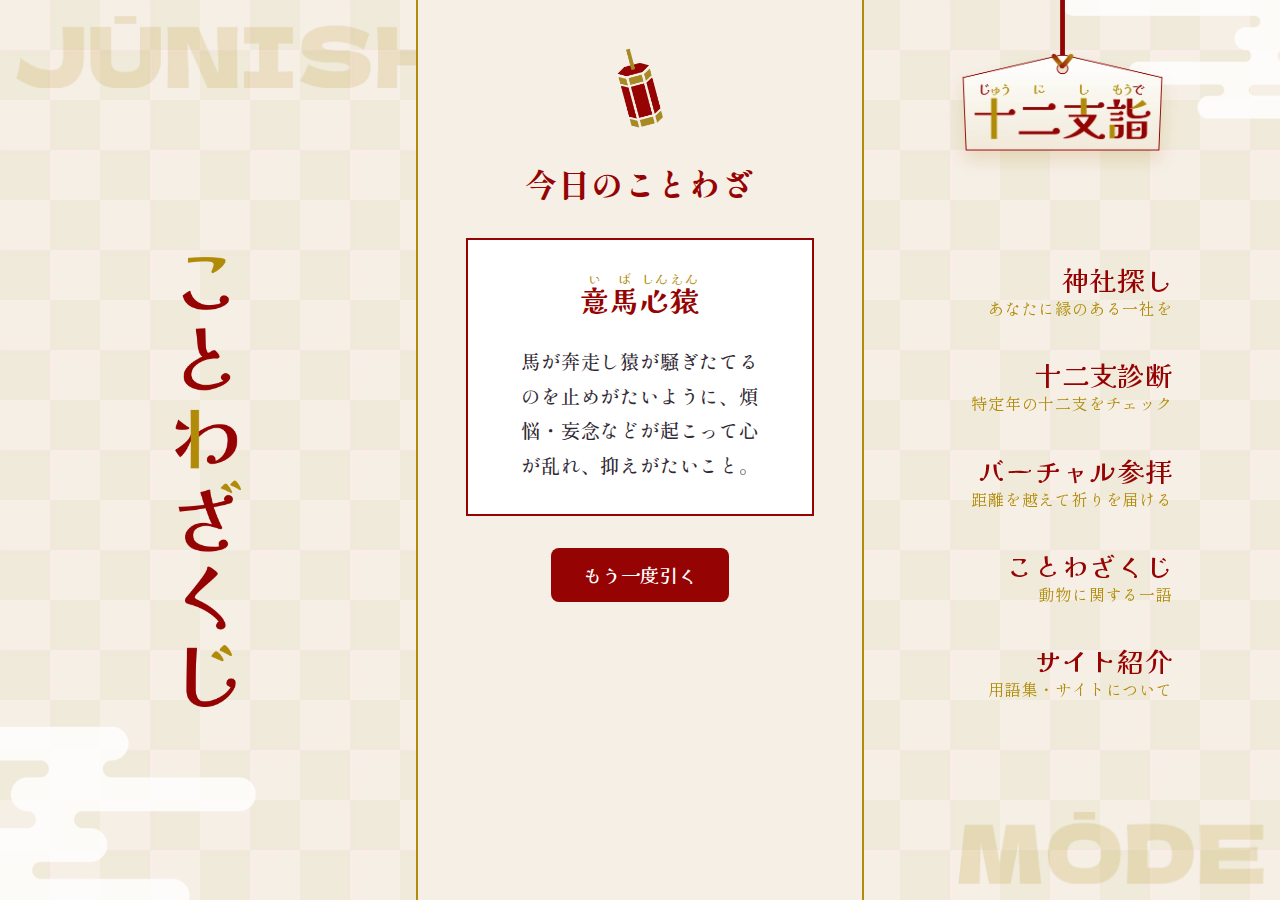
<file: kotowaza.html>
<!DOCTYPE html>
<html lang="ja">

<head>
    <meta charset="UTF-8">
    <meta name="keywords" content="十二支詣, 十二支にまつわる神社探し, 十二支, 神社, 動物, ことわざ">
    <meta name="description" content="「十二支詣」──動物に関する一語を引いてみよう">
    <title>ことわざくじ | 十二支詣</title>
    <style>
        @import url('https://fonts.googleapis.com/css2?family=Dela+Gothic+One&family=Kosugi+Maru&family=Noto+Sans+JP:wght@100..900&family=Shippori+Mincho:wght@400;500;600;700;800&display=swap&family=Kaisei+Decol:wght@400;500;700');
    </style>
    <link rel="stylesheet" href="css/style.css">
    <link rel="icon" href="images/favicon.webp">
</head>

<body>
    <div class="en1"><img src="images/en1.webp"></div>
    <div class="en2"><img src="images/en2.webp"></div>
    <div class="cloud1"><img src="images/cloud1.webp"></div>
    <div class="cloud2"><img src="images/cloud2.webp"></div>
    <div class="logo"><a href="index.html"><img src="images/nav-top.webp" alt="トップ"></a></div>

    <div class="body-wrapper">
        <div class="left-column">
            <div class="page-title">
                <img src="images/title-kotowaza.webp">
            </div>
        </div>

        <div class="center-column">
            <main class="whole">
                <div class="page-icon">
                    <a href="kotowaza.html"><img src="images/icon-kuji.webp"></a>
                </div>
                <h1 class="kotowaza">今日のことわざ</h1>
                <div class="proverb-area">
                    <div id="proverbText" class="proverb-text"></div>
                    <div id="proverbDesc" class="proverb-desc"></div>
                </div>
                <button id="retryBtn" class="retry-btn">もう一度引く</button>
            </main>
        </div>

        <div class="right-column">
            <div class="nav-area">
                <nav class="nav-area-items">
                    <ul>
                        <li><a href="jinjasagashi.html">神社探し</a>
                            <br /><span class="nav-small">あなたに縁のある一社を</span>
                        </li>
                        <li><a href="jyunishi.html">十二支診断</a>
                            <br /><span class="nav-small">特定年の十二支をチェック</span>
                        </li>
                        <li><a href="#">バーチャル参拝</a>
                            <br /><span class="nav-small">距離を越えて祈りを届ける</span>
                        </li>
                        <li><a href="kotowaza.html">ことわざくじ</a>
                            <br /><span class="nav-small">動物に関する一語</span>
                        </li>
                        <li><a href="about.html">サイト紹介</a>
                            <br /><span class="nav-small">用語集・サイトについて</span>
                        </li>
                    </ul>
                </nav>
            </div>
        </div>
    </div>

    <script src="js/kotowaza.js"></script>
    <script>
        document.addEventListener('DOMContentLoaded', () => {
            const proverbText = document.getElementById('proverbText');
            const proverbDesc = document.getElementById('proverbDesc');
            const retryBtn = document.getElementById('retryBtn');

            // Function to display a random proverb
            function displayRandomProverb() {
                const randomIndex = Math.floor(Math.random() * proverbs.length);
                const proverb = proverbs[randomIndex];
                proverbText.innerHTML = proverb.hiragana;
                proverbDesc.textContent = proverb.proverbDesc;
            }

            // Display a random proverb on page load
            displayRandomProverb();

            // Retry button to show a new random proverb
            retryBtn.addEventListener('click', displayRandomProverb);
        });
    </script>
</body>

</html>
</file>
<file: css/style.css>
@charset "utf-8";
@import url(normalize.css);

/* UNIVERSAL */
* {
    margin: 0;
    padding: 0;
    box-sizing: border-box;
    transition: 0.3s;
}

a {
    text-decoration: none;
}

p {
    margin: 1.25rem 0;
}

em {
    font-style: normal;
    font-weight: 700;
    color: #950303;
    text-decoration: underline 6px #e3d4b7;
    text-underline-offset: -0.3em;
}

ul,
ol {
    list-style: none;
    padding: 0;
}

::selection {
    background: #950303;
    color: white;
}

body {
    display: flex;
    height: 100vh;
    color: #302833;
    font-family: "Shippori Mincho", serif;
    font-weight: 500;
    font-style: normal;
    letter-spacing: 0.05em;
    background-image: url(../images/grid.webp);
    background-repeat: repeat;
    background-attachment: fixed;
    min-width: 1200px;
}

small {
    font-size: 0.8em;
}

main {
    background-color: #f6efe5;
}

footer {
    background-color: #f6efe5;
    margin: 0;
    padding: 1rem 2rem;
}

.footer {
    color: #b18b09;
    font-family: "Dela Gothic One", sans-serif;
    font-weight: 400;
    font-size: 0.8rem;
    text-align: center;
}

img {
    display: block;
    width: 100%;
}

h1 {
    color: #950303;
    font-size: 2rem;
    font-weight: 800;
    margin: 2rem 0;
}

.en1,
.en2,
.cloud1,
.cloud2 {
    position: fixed;
    z-index: 0;
}

.en1,
.en2 {
    height: 8vh;
    width: auto;
}

.en1 {
    top: 1rem;
    left: 1rem;
}

.en2 {
    bottom: 1rem;
    right: 1rem;
}

.en1 img,
.en2 img {
    height: 100%;
    width: auto;
}

.cloud1 {
    left: 0;
    bottom: 0;
    width: 20vw;
}

.cloud2 {
    top: 0;
    right: 0;
    width: 17vw;
}

.body-wrapper {
    display: flex;
    width: 100%;
    height: 100%;
    justify-content: space-between;
}

.left-column,
.right-column {
    flex: 1;
    display: flex;
    flex-direction: column;
    align-items: center;
    padding: 3rem auto;
    position: fixed;
    top: 2em;
    height: 100vh;
    width: calc((100vw - 35%)/2);
    z-index: 10;
}

.left-column {
    left: 0;
}

.right-column {
    justify-content: center;
    right: 0;
}

.logo {
    position: fixed;
    top: -0.8rem;
    right: 8vw;
    width: 18vw;
    max-width: 250px;
    z-index: 1000;
}

.logo a {
    display: block;
    transform: translateY(0);
    transition: transform 0.5s ease;
}

.logo a:hover {
    transform: translateY(0.8rem);
}

.page-title {
    width: 100%;
    max-width: 200px;
    margin: auto;
    height: 50vh;
}

.page-title img {
    height: 100%;
    width: auto;
    margin: auto;
    display: block;
}

.center-column {
    width: 35%;
    height: 100vh;
    margin: 0 auto auto;
    z-index: 1;
}

.main-area {
    border-left: 2px solid #b18b09;
    border-right: 2px solid #b18b09;
    width: 100%;
    line-height: 1.6;
}

.nav-area-items ul {
    display: flex;
    flex-direction: column;
    align-items: flex-end;
    gap: 2.4rem;
    text-align: right;
}

.nav-area-items li {
    text-align: right;
}

.nav-area-items li a {
    display: inline-block;
    font-family: "Kaisei Decol", serif;
    font-weight: 500;
    font-size: 1.7rem;
    line-height: 1.2;
    color: #950303;
}

.nav-area-items li .nav-small {
    color: #b18b09;
    font-family: "Shippori Mincho", serif;
    font-weight: 400;
    font-size: 1rem;
}

.inline-wrapper {
    display: flex;
    justify-content: flex-start;
}

.justify-wrapper {
    display: flex;
    flex-wrap: wrap;
    justify-content: center;
    gap: 10px;
    max-width: 500px;
    margin: 0 auto;
}

.vertical {
    writing-mode: vertical-rl;
    text-orientation: upright;
}

.vertical h1 {
    letter-spacing: 0.2em;
}

/* for index.html */
.top-visual {
    padding-top: 18vh;
}

.index-p1 {
    margin: 0 auto;
    padding: 4rem 2rem;
    line-height: 1.8;
}

.index-p1 h1 {
    margin-top: -0.5rem;
    margin-left: 2rem;
}

.index-p1 h1 rt {
    color: #b18b09;
    font-size: 0.8rem;
}

.ruby-gold {
    margin: 2rem auto 5em;
    width: 80px;
}

/* for index.html .carousel */
.carousel {
    width: 100%;
    overflow: hidden;
    position: relative;
    margin-bottom: 5rem;
}

.carousel-track {
    display: flex;
    width: calc(400px * 10);
    animation: scroll 50s linear infinite;
}

.carousel-track img {
    width: 400px;
    height: auto;
    object-fit: cover;
    flex-shrink: 0;
}

@keyframes scroll {
    0% {
        transform: translateX(0);
    }

    100% {
        transform: translateX(calc(-400px * 5));
        /* Move by 5 images at 400px = -2000px */
    }
}

.index-func {
    border: 2px solid #b18b09;
    background-color: white;
    margin: 2rem 2rem 0 2rem;
    padding: 2rem;
}

.index-func h2 {
    font-family: "Kaisei Decol", serif;
    font-weight: 700;
    font-size: 2rem;
    margin-bottom: 0.5rem;
}

.index-func h3 {
    color: #950303;
    font-family: "Kaisei Decol", serif;
    font-weight: 700;
    font-size: 1.5rem;
    margin-bottom: 0.5rem;
}

.index-func a {
    color: #950303;
}

.index-func a:hover {
    color: #b18b09;
}

.h2-icon {
    height: 3rem;
    width: auto;
    margin-right: 0.5rem;
}

.h2-icon img {
    height: 100%;
    width: auto;
}

/* for jinjasagashi.html */
.jinjasagashi {
    text-align: center;
}

.select-step1 {
    gap: 1rem;
    max-width: 500px;
    margin: 0 auto;
}

.select-step1-item {
    width: calc(100% / 4 - 1rem);
    text-align: center;
}

.zodiac-box {
    width: 100%;
    aspect-ratio: 1 / 1;
    display: flex;
    align-items: center;
    justify-content: center;
    cursor: pointer;
}

.zodiac-box img {
    width: 100%;
    transition: transform 0.6s ease, opacity 0.6s ease;
    transform-style: preserve-3d;
    pointer-events: none;
}

.zodiac-box:hover img {
    transform: rotateY(180deg);
}

@keyframes spinIn {
    0% {
        transform: rotateY(0);
        opacity: 1;
    }

    50% {
        transform: rotateY(90deg);
        opacity: 0;
    }

    100% {
        transform: rotateY(180deg);
        opacity: 1;
    }
}

@keyframes spinOut {
    0% {
        transform: rotateY(180deg);
        opacity: 1;
    }

    50% {
        transform: rotateY(90deg);
        opacity: 0;
    }

    100% {
        transform: rotateY(0);
        opacity: 1;
    }
}

.select-step1 {
    margin: 2rem auto;
}

.random-btn {
    display: block;
    margin: 3rem auto;
    padding: 0.8rem 2rem;
    font-family: "Kaisei Decol", serif;
    font-size: 1.2rem;
    font-weight: 500;
    color: #fff;
    background-color: #b18b09;
    border: none;
    border-radius: 8px;
    cursor: pointer;
    transition: background-color 0.3s ease, transform 0.3s ease;
}

.random-btn:hover {
    background-color: #e09e00;
    transform: translateY(-2px);
}

.select-step1-item img:hover {
    animation: spinIn 0.6s forwards;
}

.select-step1-item img:not(:hover) {
    animation: none;
}

.select-step2 {
    gap: 1rem;
    margin: 2rem auto;
}

.select-step2-item {
    width: calc(50% - 0.5rem);
    text-align: center;
}

.select-step2-item a {
    display: block;
    width: 100%;
    height: 100%;
    transition: transform 0.5s ease;
}

.select-step2-item img {
    width: 100%;
    height: auto;
    margin-bottom: 1rem;
    display: block;
}

.select-step2-item a:hover {
    transform: translateY(-0.5rem);
}

/* for spots.html */
.deco {
    width: 60px;
    z-index: 600;
    margin-bottom: -2rem;
    position: relative;
}

.spot-image {
    z-index: 500;
    position: relative;
}

main.index {
    padding: 2rem 2rem 1rem 2rem;
    position: relative;
}

.spot-info {
    margin-top: 2rem;
    padding: 0 1rem;
}

.spot-name-items {
    text-align: center;
}

.spot-id {
    font-family: "Kaisei Decol", serif;
    font-size: 2.5rem;
    color: #950303;
    margin: 0;
}

.spot-hiragana {
    font-family: "Shippori Mincho", serif;
    font-size: 1.1rem;
    color: #b18b09;
    margin: 0;
    letter-spacing: 0.1em;
}

.spot-catch {
    font-family: "Shippori Mincho", serif;
    font-size: 1.4rem;
    font-weight: 600;
    color: #302833;
    text-align: center;
    margin: 1.5rem 0;
    padding: 0.5rem 1rem;
    background-color: rgba(181, 139, 9, 0.1);
    border-radius: 5px;
}

.spot-desc {
    font-size: 1rem;
    line-height: 1.6;
    color: #302833;
    text-align: justify;
    margin-top: 2rem;
}

.spot-site {
    text-align: center;
    margin: 0 0 2rem 0;
}

.spot-site a {
    color: #b18b09;
    font-weight: 500;
    font-size: 0.9rem;
    text-decoration: none;
    display: inline-block;
    transition: color 0.3s ease;
}

.spot-site a:hover {
    color: #950303;
}

hr {
    border: none;
    height: 1px;
    background-color: #b18b09;
    margin: 2rem 0;
}

.addr {
    font-family: "Shippori Mincho", serif;
    font-size: 1rem;
    color: #302833;
    text-align: center;
    margin: 1.5rem 0 0;
}


/* for jyunishi.html */
.selection-area {
    text-align: center;
    margin-bottom: 2rem;
}

.selection-wrapper {
    display: flex;
    justify-content: center;
    align-items: center;
    gap: 1.5rem;
    margin: 1.5rem 0;
}

#yearSelect {
    padding: 0.8rem 1rem;
    font-family: "Shippori Mincho", serif;
    font-size: 1.2rem;
    font-weight: 500;
    color: #302833;
    background-color: #f6efe5;
    border: 2px solid #b18b09;
    border-radius: 8px;
    outline: none;
    cursor: pointer;
    width: 180px;
    appearance: none;
    background-image: url('data:image/svg+xml;utf8,<svg xmlns="http://www.w3.org/2000/svg" width="12" height="12" viewBox="0 0 24 24" fill="none" stroke="%23950303" stroke-width="3"><path d="M6 9l6 6 6-6"/></svg>');
    background-repeat: no-repeat;
    background-position: right 1rem center;
    background-size: 12px;
}

#yearSelect:hover,
#yearSelect:focus {
    border-color: #950303;
    background-color: #fff;
}

#confirmBtn,
#retryBtn {
    padding: 0.8rem 2rem;
    font-family: "Kaisei Decol", serif;
    font-size: 1.2rem;
    font-weight: 500;
    color: #fff;
    background-color: #b18b09;
    border: none;
    border-radius: 8px;
    cursor: pointer;
    transition: background-color 0.3s ease, transform 0.3s ease;
}

#confirmBtn:hover {
    background-color: #e09e00;
    transform: translateY(-2px);
}

#retryBtn {
    background-color: #950303;
    display: none;
    margin: 1.5rem auto;
}

#retryBtn:hover {
    background-color: #c9302c;
    transform: translateY(-2px);
}

#resultArea {
    text-align: center;
    margin-top: 2rem;
}

#zodiacImage {
    width: 150px;
    margin: 3rem auto 0;
    display: none;
}

#zodiacResult {
    font-family: "Shippori Mincho", serif;
    font-size: 1.8rem;
    font-weight: 600;
    color: #950303;
    margin: 1rem 0;
}

#zodiacResult ruby rt {
    color: #b18b09;
    font-size: 0.8rem;
    font-weight: 400;
}

main.whole {
    border-left: 2px solid #b18b09;
    border-right: 2px solid #b18b09;
    height: 100vh;
    padding: 3rem;
}

.page-icon {
    height: 5rem;
    margin: 0 auto;
}

.page-icon img {
    display: block;
    height: 100%;
    width: auto;
    margin: 0 auto;
}


/* for about.html */
.about {
    margin-top: -1rem;
    padding-top: 2rem;
}

h1 {
    color: #950303;
    font-size: 2rem;
    font-weight: 800;
    margin: 2rem 0;
}

/* for kotowaza.html */
.proverb-area {
    text-align: center;
    margin: 2rem 0;
    background-color: white;
    border: 2px solid #950303;
    padding: 2rem 1rem;
}

.proverb-text {
    font-family: "Kaisei Decol", serif;
    font-size: 1.8rem;
    font-weight: 600;
    color: #950303;
    margin-bottom: 1.5rem;
}

.proverb-text ruby rt {
    color: #b18b09;
    font-size: 0.8rem;
    font-weight: 400;
}

.proverb-desc {
    font-family: "Shippori Mincho", serif;
    font-size: 1.2rem;
    line-height: 1.8;
    color: #302833;
    max-width: 80%;
    margin: 0 auto;
}

.retry-btn {
    display: block;
    margin: 2rem auto;
    padding: 0.8rem 2rem;
    font-family: "Kaisei Decol", serif;
    font-size: 1.2rem;
    font-weight: 500;
    color: #fff;
    background-color: #950303;
    border: none;
    border-radius: 8px;
    cursor: pointer;
    transition: background-color 0.3s ease, transform 0.3s ease;
}

.retry-btn:hover {
    background-color: #c9302c;
    transform: translateY(-2px);
}

.kotowaza {
    text-align: center;
}

/* others */
.demonote {
    font-size: 0.5em;
    font-weight: normal;
}
</file>
